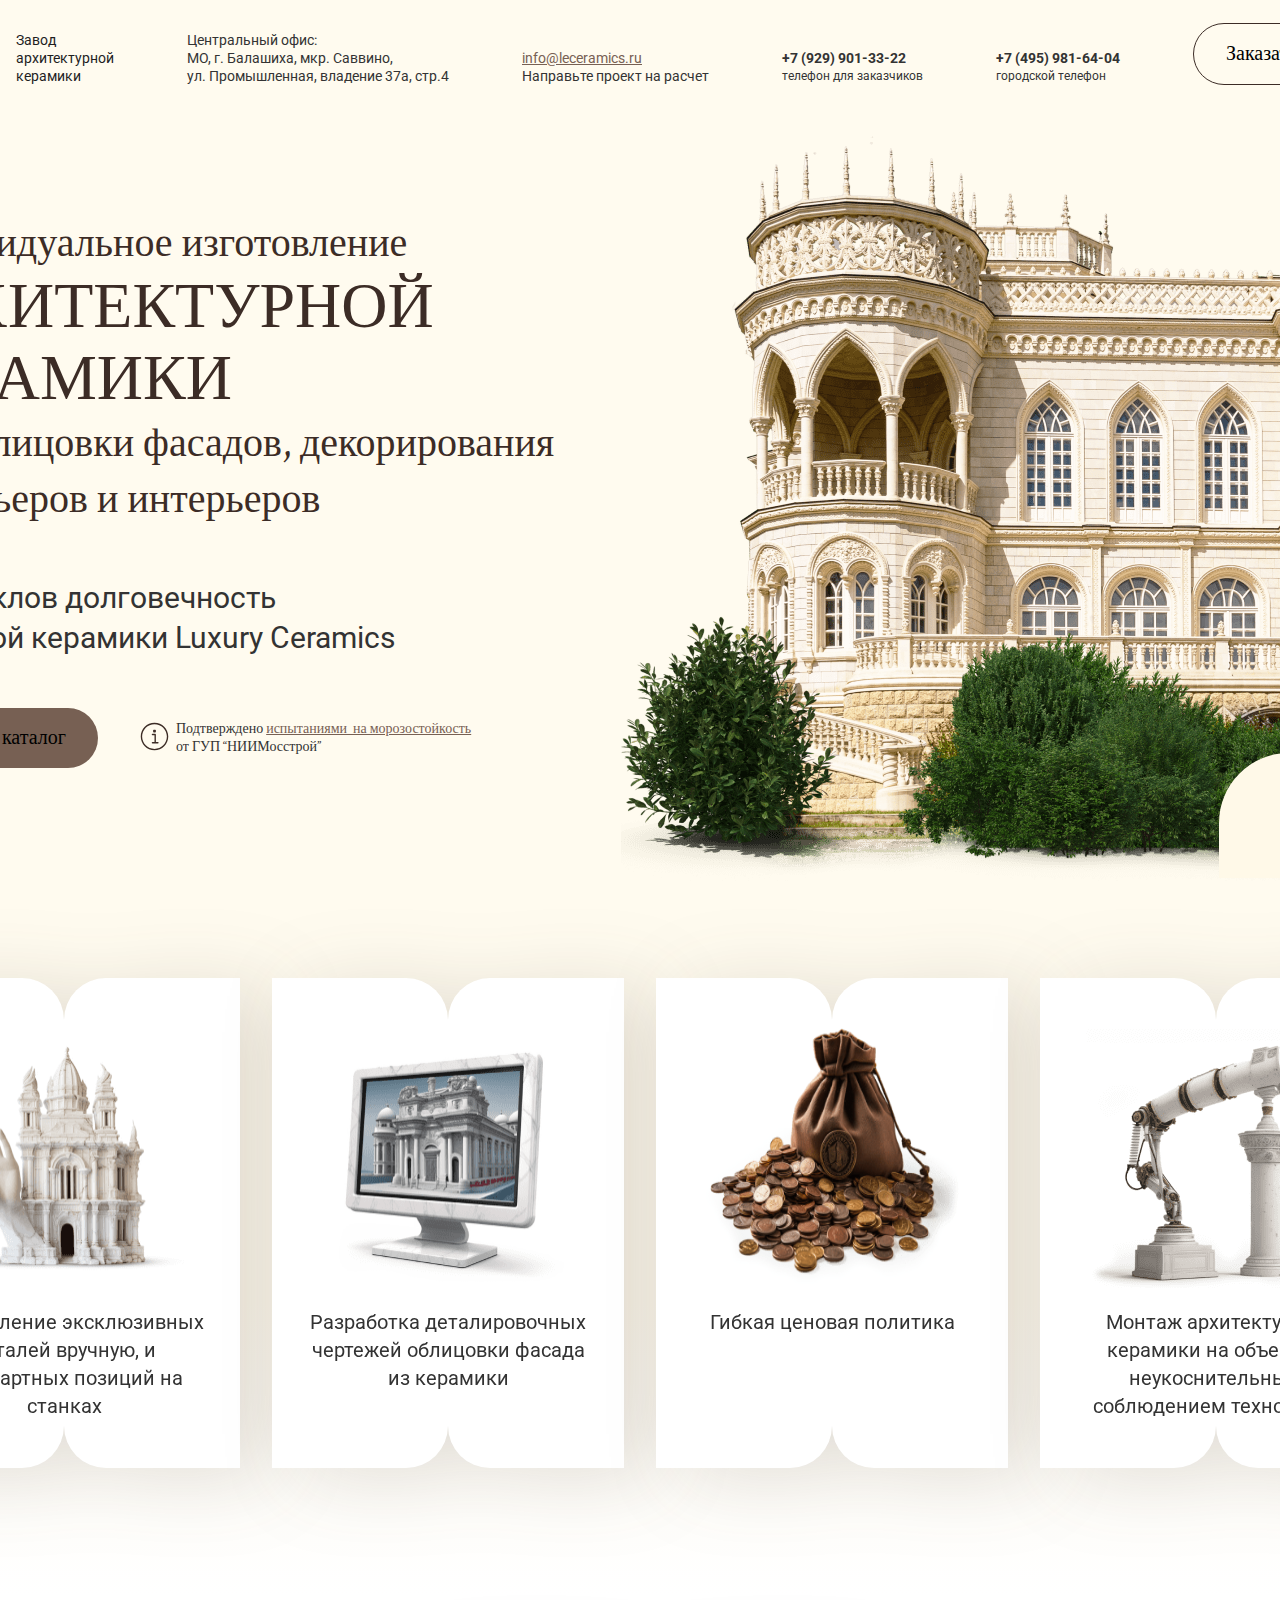
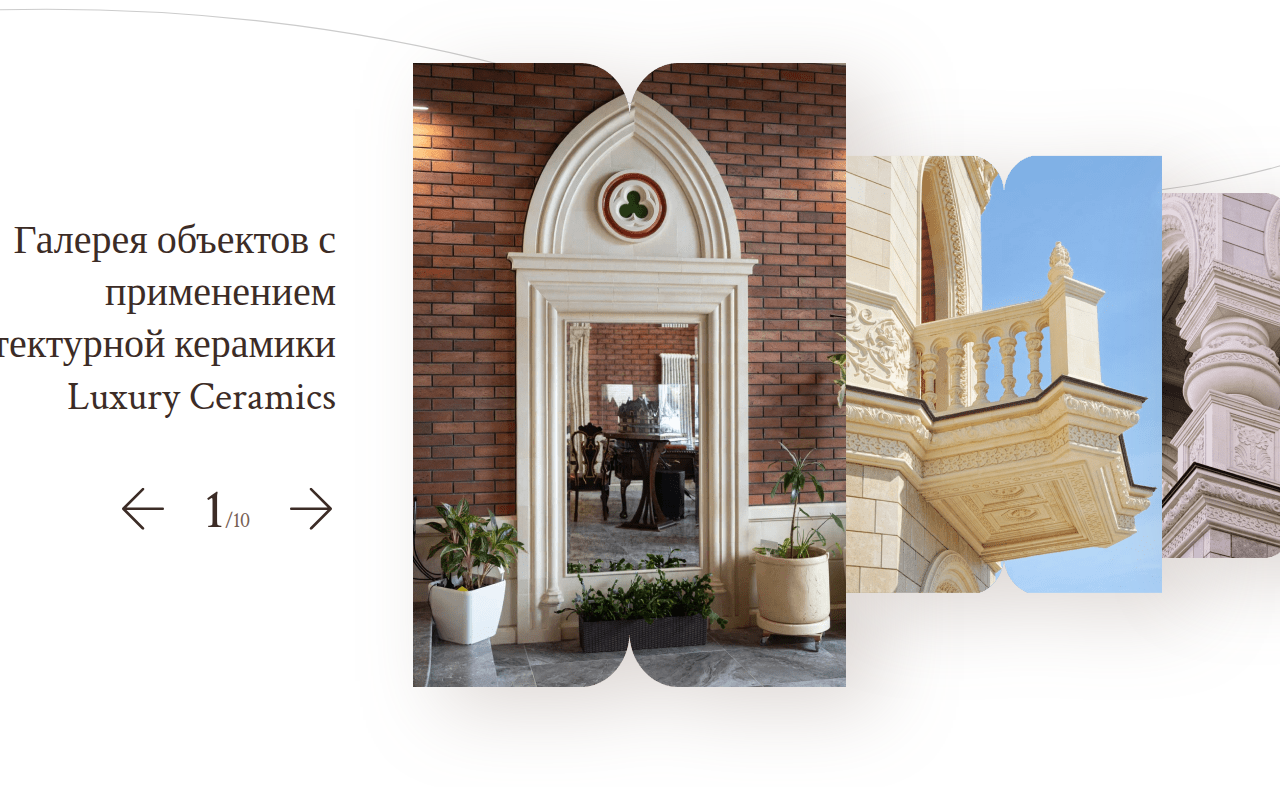
<file: index.html>
<!DOCTYPE html>
<html lang="ru">

<head>
    <meta charset="UTF-8">
    <title>Luxury Ceramic</title>
    <link rel="icon" href="img/logo.png">
    <link rel="stylesheet" href="main-style.css">
    <link rel="stylesheet" href="normalize.css">
    <meta name="robots" content="index, follow">
    <meta name="viewport" content="width=device-width, initial-scale=1.0">
    <meta name="description" content="Luxury Ceramics — эксклюзивная архитектурная керамика для фасадов, интерьеров и ландшафтного дизайна.">
</head>

<body>
    <!--Section "Main"-->
    <main class="main-section">
        <!--Header-->
        <header class="header">
            <img class="logo" src="img/logo.png" alt="Логотип Компании Luxury Ceramics">
            <h1 class="header-title">Завод<br>архитектурной<br>керамики</h1>
            <p class="header-address">Центральный офис:<br>МО, г. Балашиха, мкр. Саввино,<br>ул. Промышленная, владение 37а, стр.4
            </p>
            <div class="header-block">
                <a href="mailto:info@leceramics.ru" class="header-email">info@leceramics.ru</a>
                <p class="mail-text">Направьте проект на расчет</p>
            </div>
            <div class="header-block">
                <a href="tel:+79299013292" class="header-phone-1">+7 (929) 901-33-22</a>
                <p class="phone-description-1">телефон для заказчиков</p>
            </div>
            <div class="header-block">
                <a href="tel:+79299013292" class="header-phone-2">+7 (495) 981-64-04</a>
                <p class="phone-description-2">городской телефон</p>
            </div>
            <a href="#" class="header-callback-button">Заказать звонок</a>
        </header>

        <!--Section "Hero"-->
        <section class="hero-section">
            <div class="hero-text-container">
                <p class="title-hero">Индивидуальное изготовление<br><span class="big-title-hero">АРХИТЕКТУРНОЙ<br>КЕРАМИКИ<br></span>для облицовки фасадов, декорирования<br>экстерьеров и интерьеров</p>
                <p class="hero-subtitle">400* циклов долговечность<br>фасадной керамики Luxury Ceramics</p>
                <div class="hero-block">
                    <a href="#" class="view-catalog-button">Смотреть каталог</a>
                    <div class="custom-made-block-1">
                        <svg xmlns="http://www.w3.org/2000/svg" width="33" height="33" viewBox="0 0 33 33" fill="none">
                            <path d="M17.875 22H19.9375C20.3171 22 20.625 22.3079 20.625 22.6875C20.625 23.0671 20.3171 23.375 19.9375 23.375H14.4375C14.0579 23.375 13.75 23.0671 13.75 22.6875C13.75 22.3079 14.0579 22 14.4375 22H16.5V15.125H14.4375C14.0579 15.125 13.75 14.8171 13.75 14.4375C13.75 14.0579 14.0579 13.75 14.4375 13.75H17.1875C17.5671 13.75 17.875 14.0579 17.875 14.4375V22ZM16.5 30.25C8.90608 30.25 2.75 24.0939 2.75 16.5C2.75 8.90608 8.90608 2.75 16.5 2.75C24.0939 2.75 30.25 8.90608 30.25 16.5C30.25 24.0939 24.0939 30.25 16.5 30.25ZM16.5 28.875C23.3346 28.875 28.875 23.3346 28.875 16.5C28.875 9.66548 23.3346 4.125 16.5 4.125C9.66548 4.125 4.125 9.66548 4.125 16.5C4.125 23.3346 9.66548 28.875 16.5 28.875ZM15.8125 9.625H17.1875C17.5671 9.625 17.875 9.93281 17.875 10.3125V11.6875C17.875 12.0672 17.5671 12.375 17.1875 12.375H15.8125C15.4329 12.375 15.125 12.0672 15.125 11.6875V10.3125C15.125 9.93281 15.4329 9.625 15.8125 9.625Z" fill="#3C2C26"/>
                          </svg>
                        <p class="custom-made-text">Подтверждено <a href="#" class="link-text">испытаниями  на морозостойкость<br></a>от ГУП “НИИМосстрой”</p>
                    </div>
                </div>
            </div>
            <div class="hero-image-container">
                <div class="custom-made-block-2">
                    <svg xmlns="http://www.w3.org/2000/svg" width="39" height="40" viewBox="0 0 39 40" fill="none">
                        <path d="M21.125 26.5H23.5625C24.0112 26.5 24.375 26.8638 24.375 27.3125C24.375 27.7612 24.0112 28.125 23.5625 28.125H17.0625C16.6138 28.125 16.25 27.7612 16.25 27.3125C16.25 26.8638 16.6138 26.5 17.0625 26.5H19.5V18.375H17.0625C16.6138 18.375 16.25 18.0112 16.25 17.5625C16.25 17.1138 16.6138 16.75 17.0625 16.75H20.3125C20.7612 16.75 21.125 17.1138 21.125 17.5625V26.5ZM19.5 36.25C10.5254 36.25 3.25 28.9746 3.25 20C3.25 11.0254 10.5254 3.75 19.5 3.75C28.4746 3.75 35.75 11.0254 35.75 20C35.75 28.9746 28.4746 36.25 19.5 36.25ZM19.5 34.625C27.5772 34.625 34.125 28.0772 34.125 20C34.125 11.9228 27.5772 5.375 19.5 5.375C11.4228 5.375 4.875 11.9228 4.875 20C4.875 28.0772 11.4228 34.625 19.5 34.625ZM18.6875 11.875H20.3125C20.7612 11.875 21.125 12.2388 21.125 12.6875V14.3125C21.125 14.7612 20.7612 15.125 20.3125 15.125H18.6875C18.2388 15.125 17.875 14.7612 17.875 14.3125V12.6875C17.875 12.2388 18.2388 11.875 18.6875 11.875Z" fill="#3C2C26"/>
                      </svg>
                    <p class="date-info">Объект выполнен<br> в 2015 году</p>
                </div>
            </div>
        </section>

        <!--Section "About"-->
        <section class="about-section">
            <div class="card-about-1">
                <figure class="left-part"></figure>
                <figure class="right-part"></figure>

                <div class="content-card-about">
                    <img class="image-card-about" src="img/image_for-about-1.png" alt=" Ручная работа">
                    <p class="description-card-about">Изготовление эксклюзивных деталей вручную, и стандартных позиций на станках</p>
                </div>
            </div>
            <div class="card-about-2">
                <figure class="left-part"></figure>
                <figure class="right-part"></figure>

                <div class="content-card-about">
                    <img class="image-card-about" src="img/image_for-about-2.png" alt=" Ручная работа">
                    <p class="description-card-about">Разработка деталировочных чертежей облицовки фасада из керамики</p>
                </div>
            </div>
            <div class="card-about-3">
                <figure class="left-part"></figure>
                <figure class="right-part"></figure>
                <div class="content-card-about">
                    <img class="image-card-about" src="img/image_for-about-3.png" alt=" Ручная работа">
                    <p class="description-card-about">Гибкая ценовая политика</p>
                </div>
            </div>
            <div class="card-about-4">
                <figure class="left-part"></figure>
                <figure class="right-part"></figure>

                <div class="content-card-about">
                    <img class="image-card-about" src="img/image_for-about-4.png" alt=" Ручная работа">
                    <p class="description-card-about">Монтаж архитектурной керамики на объекте с неукоснительным соблюдением технологий</p>
                </div>
            </div>
        </section>
    </main>

    <!--Section "Gallery"-->
    <section class="gallery-section">
        <svg class="line" xmlns="http://www.w3.org/2000/svg" width="1920" height="310" viewBox="0 0 1920 310" fill="none">
            <path d="M1969.42 0.387675C1930.75 56.6602 1615.15 439.671 1036.04 262.14C456.936 84.6095 -63.0001 290.732 -63.0001 290.732" stroke="#CCCCCC"/>
            </svg>

        <div class="gallety-text-container">
            <p class="gallery-section-text">Галерея объектов с применением архитектурной керамики Luxury Ceramics</p>

            <div class="slider-block">
                <a href="#"><svg class="left-arrow" xmlns="http://www.w3.org/2000/svg" width="42" height="43" viewBox="0 0 42 43" fill="none">
                    <g clip-path="url(#clip0_7_64)">
                      <path d="M0.384483 22.7178L20.072 42.4053C20.319 42.6469 20.6514 42.7813 20.997 42.7794C21.3425 42.7775 21.6733 42.6393 21.9177 42.395C22.162 42.1507 22.3002 41.8198 22.3021 41.4743C22.304 41.1287 22.1696 40.7963 21.928 40.5493L4.48112 23.1023H40.6875C41.0356 23.1023 41.3694 22.964 41.6156 22.7179C41.8617 22.4717 42 22.1379 42 21.7898C42 21.4417 41.8617 21.1079 41.6156 20.8617C41.3694 20.6156 41.0356 20.4773 40.6875 20.4773H4.48112L21.928 3.03032C22.0521 2.90896 22.1509 2.76417 22.2187 2.60435C22.2865 2.44453 22.3219 2.27286 22.3229 2.09926C22.3238 1.92567 22.2904 1.75361 22.2244 1.59304C22.1584 1.43247 22.0612 1.28659 21.9385 1.16384C21.8157 1.04109 21.6698 0.94391 21.5093 0.877927C21.3487 0.811943 21.1766 0.778468 21.003 0.779439C20.8294 0.780411 20.6578 0.815809 20.498 0.883586C20.3381 0.951362 20.1934 1.05017 20.072 1.17429L0.384483 20.8618C0.138374 21.1079 0.000114441 21.4417 0.000114441 21.7898C0.000114441 22.1379 0.138374 22.4717 0.384483 22.7178Z" fill="#3C2C26"/>
                    </g>
                    <defs>
                      <clipPath id="clip0_7_64">
                        <rect width="42" height="42" fill="white" transform="matrix(-1 0 0 1 42 0.789795)"/>
                      </clipPath>
                    </defs>
                  </svg></a>
                <div class="list-number">
                    <p class="first-number">1</p>
                    <p class="other-numbers">/10</p>
                </div>
                <a href="#"><svg class="right-arrow" xmlns="http://www.w3.org/2000/svg" width="42" height="43" viewBox="0 0 42 43" fill="none">
                    <g clip-path="url(#clip0_7_62)">
                      <path d="M41.6155 22.7178L21.928 42.4053C21.681 42.6469 21.3486 42.7813 21.003 42.7794C20.6575 42.7775 20.3267 42.6393 20.0823 42.395C19.838 42.1507 19.6998 41.8198 19.6979 41.4743C19.696 41.1287 19.8304 40.7963 20.072 40.5493L37.5189 23.1023H1.3125C0.964403 23.1023 0.630564 22.964 0.384422 22.7179C0.138281 22.4717 0 22.1379 0 21.7898C0 21.4417 0.138281 21.1079 0.384422 20.8617C0.630564 20.6156 0.964403 20.4773 1.3125 20.4773H37.5189L20.072 3.03032C19.9479 2.90896 19.8491 2.76417 19.7813 2.60435C19.7135 2.44453 19.6781 2.27286 19.6771 2.09926C19.6762 1.92567 19.7096 1.75361 19.7756 1.59304C19.8416 1.43247 19.9388 1.28659 20.0615 1.16384C20.1843 1.04109 20.3302 0.94391 20.4907 0.877927C20.6513 0.811943 20.8234 0.778468 20.997 0.779439C21.1706 0.780411 21.3422 0.815809 21.502 0.883586C21.6619 0.951362 21.8066 1.05017 21.928 1.17429L41.6155 20.8618C41.8616 21.1079 41.9999 21.4417 41.9999 21.7898C41.9999 22.1379 41.8616 22.4717 41.6155 22.7178Z" fill="#3C2C26"/>
                    </g>
                    <defs>
                      <clipPath id="clip0_7_62">
                        <rect width="42" height="42" fill="white" transform="translate(0 0.789795)"/>
                      </clipPath>
                    </defs>
                  </svg></a>
            </div>
        </div>
        <div class="gallery-image-container">
            <img class="image-gallery-1" src="img/image-gallary-1.png" alt="Изображение примера работ">
            <img class="image-gallery-2" src="img/image-gallary-2.png" alt="Изображение примера работ">
            <img class="image-gallery-2" src="img/image-gallary-3.png" alt="Изображение примера работ">
        </div>
    </section>

</body>

</html>
</file>
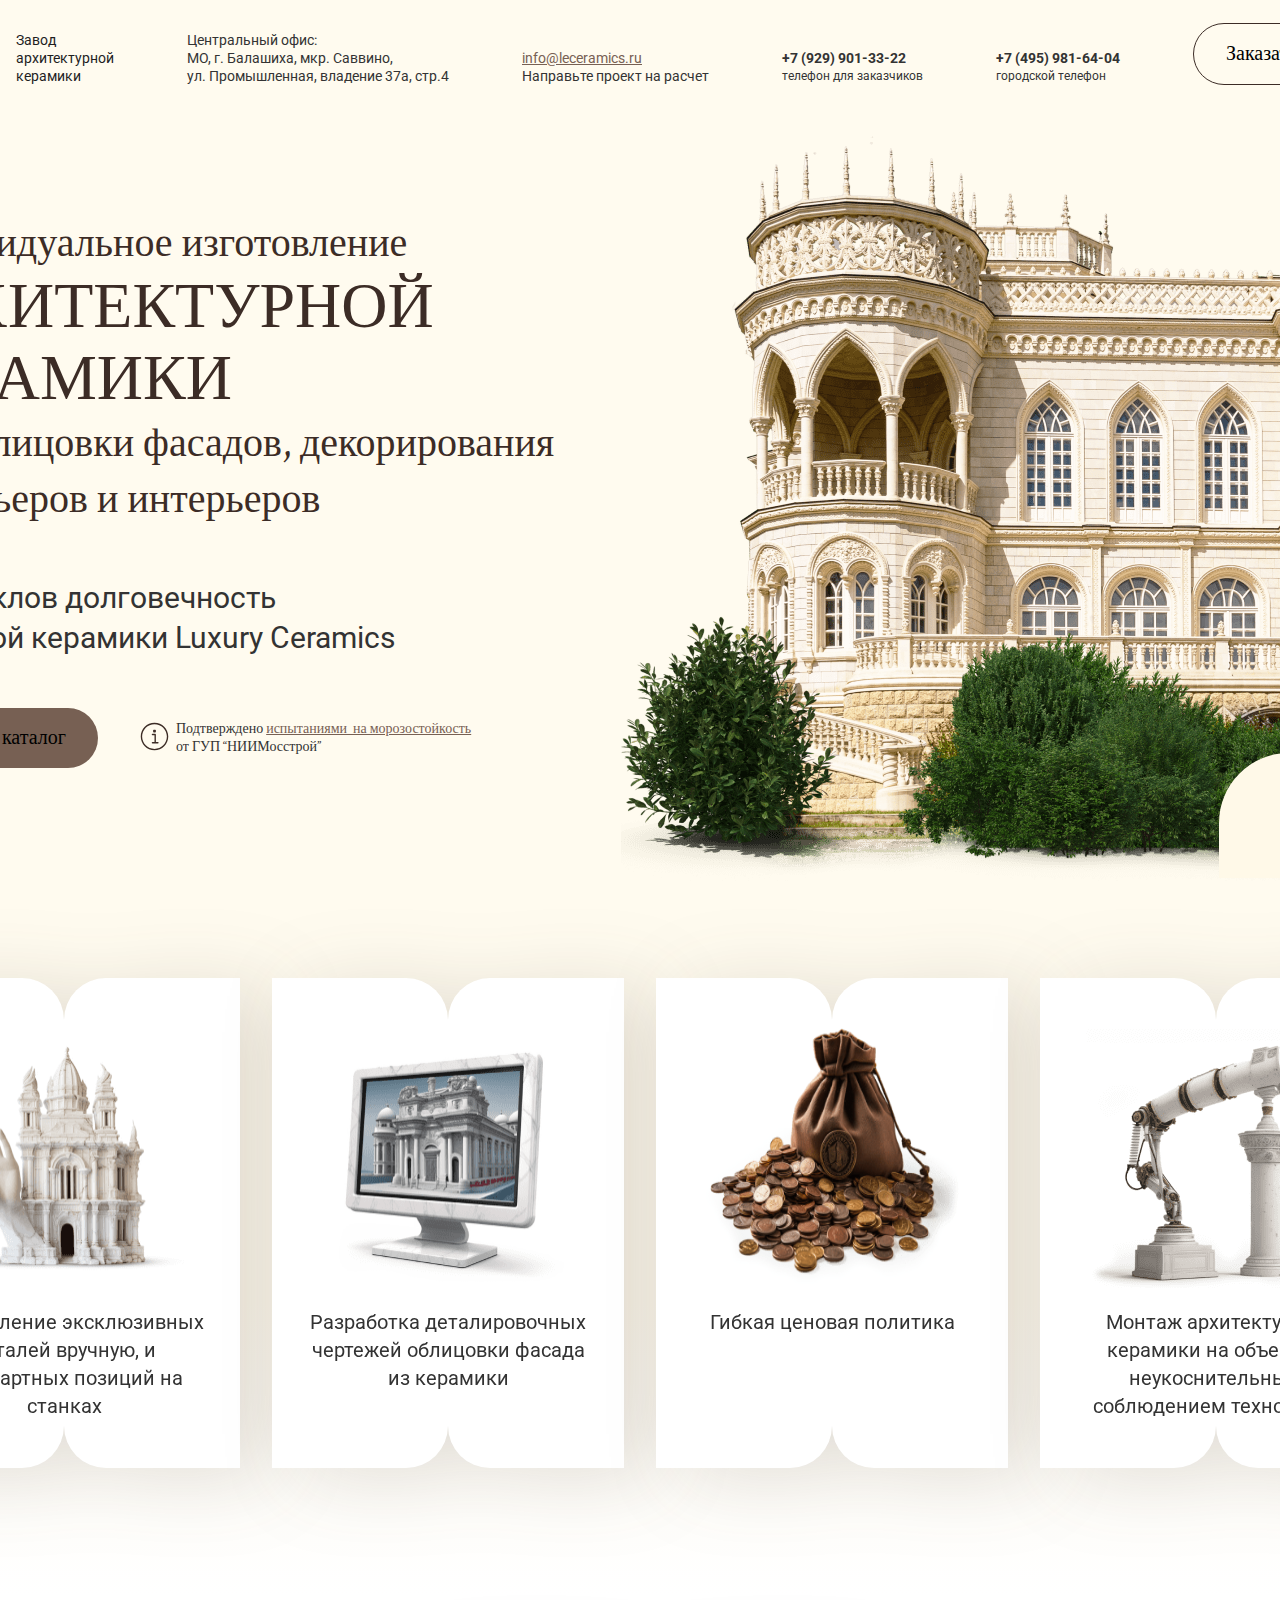
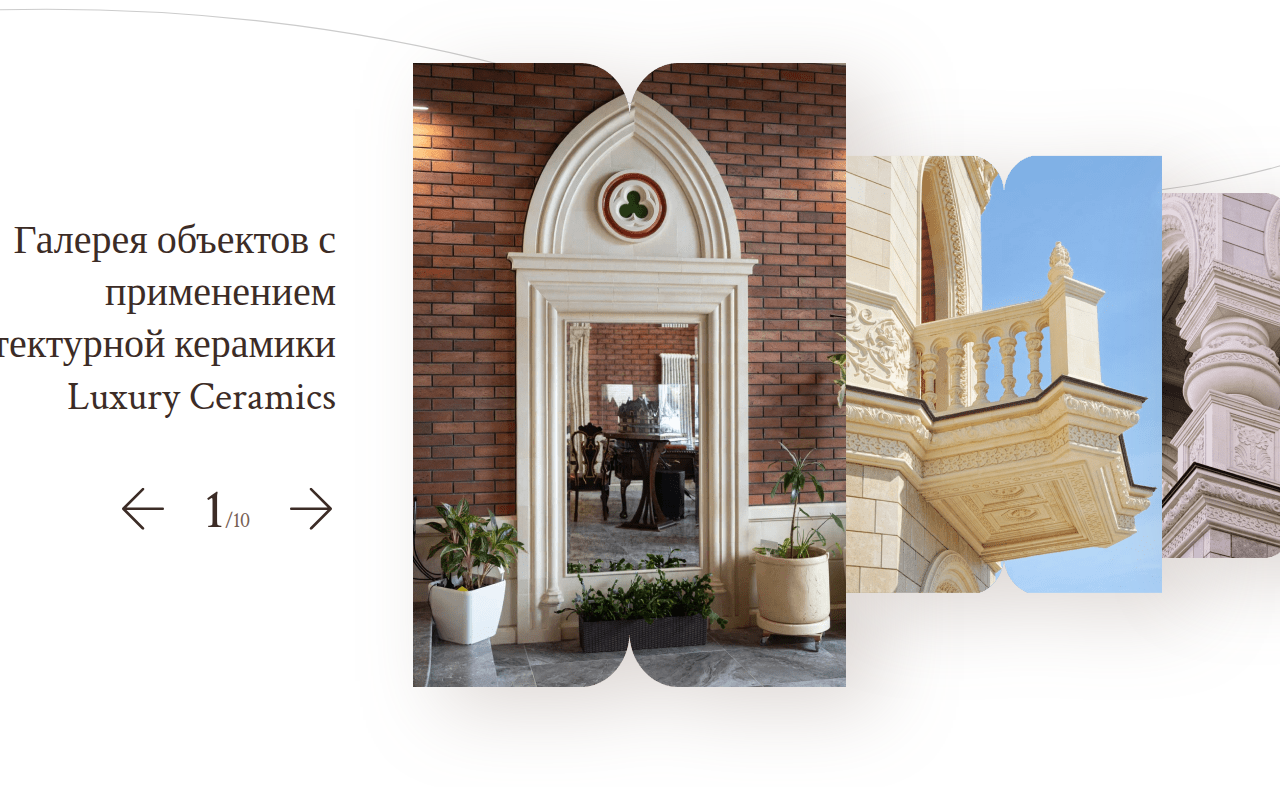
<file: main.html>
<!DOCTYPE html>
<html lang="ru">

<head>
    <meta charset="UTF-8">
    <title>Luxury Ceramic</title>
    <link rel="icon" href="img/logo.png">
    <link rel="stylesheet" href="main-style.css">
    <link rel="stylesheet" href="normalize.css">
    <meta name="robots" content="index, follow">
    <meta name="viewport" content="width=device-width, initial-scale=1.0">
    <meta name="description" content="Luxury Ceramics — эксклюзивная архитектурная керамика для фасадов, интерьеров и ландшафтного дизайна.">
</head>

<body>
    <!--Section "Main"-->
    <main class="main-section">
        <!--Header-->
        <header class="header">
            <img class="logo" src="img/logo.png" alt="Логотип Компании Luxury Ceramics">
            <h1 class="header-title">Завод<br>архитектурной<br>керамики</h1>
            <p class="header-address">Центральный офис:<br>МО, г. Балашиха, мкр. Саввино,<br>ул. Промышленная, владение 37а, стр.4
            </p>
            <div class="header-block">
                <a href="mailto:info@leceramics.ru" class="header-email">info@leceramics.ru</a>
                <p class="mail-text">Направьте проект на расчет</p>
            </div>
            <div class="header-block">
                <a href="tel:+79299013292" class="header-phone-1">+7 (929) 901-33-22</a>
                <p class="phone-description-1">телефон для заказчиков</p>
            </div>
            <div class="header-block">
                <a href="tel:+79299013292" class="header-phone-2">+7 (495) 981-64-04</a>
                <p class="phone-description-2">городской телефон</p>
            </div>
            <a href="#" class="header-callback-button">Заказать звонок</a>
        </header>

        <!--Section "Hero"-->
        <section class="hero-section">
            <div class="hero-text-container">
                <p class="title-hero">Индивидуальное изготовление<br><span class="big-title-hero">АРХИТЕКТУРНОЙ<br>КЕРАМИКИ<br></span>для облицовки фасадов, декорирования<br>экстерьеров и интерьеров</p>
                <p class="hero-subtitle">400* циклов долговечность<br>фасадной керамики Luxury Ceramics</p>
                <div class="hero-block">
                    <a href="#" class="view-catalog-button">Смотреть каталог</a>
                    <div class="custom-made-block-1">
                        <svg xmlns="http://www.w3.org/2000/svg" width="33" height="33" viewBox="0 0 33 33" fill="none">
                            <path d="M17.875 22H19.9375C20.3171 22 20.625 22.3079 20.625 22.6875C20.625 23.0671 20.3171 23.375 19.9375 23.375H14.4375C14.0579 23.375 13.75 23.0671 13.75 22.6875C13.75 22.3079 14.0579 22 14.4375 22H16.5V15.125H14.4375C14.0579 15.125 13.75 14.8171 13.75 14.4375C13.75 14.0579 14.0579 13.75 14.4375 13.75H17.1875C17.5671 13.75 17.875 14.0579 17.875 14.4375V22ZM16.5 30.25C8.90608 30.25 2.75 24.0939 2.75 16.5C2.75 8.90608 8.90608 2.75 16.5 2.75C24.0939 2.75 30.25 8.90608 30.25 16.5C30.25 24.0939 24.0939 30.25 16.5 30.25ZM16.5 28.875C23.3346 28.875 28.875 23.3346 28.875 16.5C28.875 9.66548 23.3346 4.125 16.5 4.125C9.66548 4.125 4.125 9.66548 4.125 16.5C4.125 23.3346 9.66548 28.875 16.5 28.875ZM15.8125 9.625H17.1875C17.5671 9.625 17.875 9.93281 17.875 10.3125V11.6875C17.875 12.0672 17.5671 12.375 17.1875 12.375H15.8125C15.4329 12.375 15.125 12.0672 15.125 11.6875V10.3125C15.125 9.93281 15.4329 9.625 15.8125 9.625Z" fill="#3C2C26"/>
                          </svg>
                        <p class="custom-made-text">Подтверждено <a href="#" class="link-text">испытаниями  на морозостойкость<br></a>от ГУП “НИИМосстрой”</p>
                    </div>
                </div>
            </div>
            <div class="hero-image-container">
                <div class="custom-made-block-2">
                    <svg xmlns="http://www.w3.org/2000/svg" width="39" height="40" viewBox="0 0 39 40" fill="none">
                        <path d="M21.125 26.5H23.5625C24.0112 26.5 24.375 26.8638 24.375 27.3125C24.375 27.7612 24.0112 28.125 23.5625 28.125H17.0625C16.6138 28.125 16.25 27.7612 16.25 27.3125C16.25 26.8638 16.6138 26.5 17.0625 26.5H19.5V18.375H17.0625C16.6138 18.375 16.25 18.0112 16.25 17.5625C16.25 17.1138 16.6138 16.75 17.0625 16.75H20.3125C20.7612 16.75 21.125 17.1138 21.125 17.5625V26.5ZM19.5 36.25C10.5254 36.25 3.25 28.9746 3.25 20C3.25 11.0254 10.5254 3.75 19.5 3.75C28.4746 3.75 35.75 11.0254 35.75 20C35.75 28.9746 28.4746 36.25 19.5 36.25ZM19.5 34.625C27.5772 34.625 34.125 28.0772 34.125 20C34.125 11.9228 27.5772 5.375 19.5 5.375C11.4228 5.375 4.875 11.9228 4.875 20C4.875 28.0772 11.4228 34.625 19.5 34.625ZM18.6875 11.875H20.3125C20.7612 11.875 21.125 12.2388 21.125 12.6875V14.3125C21.125 14.7612 20.7612 15.125 20.3125 15.125H18.6875C18.2388 15.125 17.875 14.7612 17.875 14.3125V12.6875C17.875 12.2388 18.2388 11.875 18.6875 11.875Z" fill="#3C2C26"/>
                      </svg>
                    <p class="date-info">Объект выполнен<br> в 2015 году</p>
                </div>
            </div>
        </section>

        <!--Section "About"-->
        <section class="about-section">
            <div class="card-about-1">
                <figure class="left-part"></figure>
                <figure class="right-part"></figure>

                <div class="content-card-about">
                    <img class="image-card-about" src="img/image_for-about-1.png" alt=" Ручная работа">
                    <p class="description-card-about">Изготовление эксклюзивных деталей вручную, и стандартных позиций на станках</p>
                </div>
            </div>
            <div class="card-about-2">
                <figure class="left-part"></figure>
                <figure class="right-part"></figure>

                <div class="content-card-about">
                    <img class="image-card-about" src="img/image_for-about-2.png" alt=" Ручная работа">
                    <p class="description-card-about">Разработка деталировочных чертежей облицовки фасада из керамики</p>
                </div>
            </div>
            <div class="card-about-3">
                <figure class="left-part"></figure>
                <figure class="right-part"></figure>
                <div class="content-card-about">
                    <img class="image-card-about" src="img/image_for-about-3.png" alt=" Ручная работа">
                    <p class="description-card-about">Гибкая ценовая политика</p>
                </div>
            </div>
            <div class="card-about-4">
                <figure class="left-part"></figure>
                <figure class="right-part"></figure>

                <div class="content-card-about">
                    <img class="image-card-about" src="img/image_for-about-4.png" alt=" Ручная работа">
                    <p class="description-card-about">Монтаж архитектурной керамики на объекте с неукоснительным соблюдением технологий</p>
                </div>
            </div>
        </section>
    </main>

    <!--Section "Gallery"-->
    <section class="gallery-section">
        <svg class="line" xmlns="http://www.w3.org/2000/svg" width="1920" height="310" viewBox="0 0 1920 310" fill="none">
            <path d="M1969.42 0.387675C1930.75 56.6602 1615.15 439.671 1036.04 262.14C456.936 84.6095 -63.0001 290.732 -63.0001 290.732" stroke="#CCCCCC"/>
            </svg>

        <div class="gallety-text-container">
            <p class="gallery-section-text">Галерея объектов с применением архитектурной керамики Luxury Ceramics</p>

            <div class="slider-block">
                <a href="#"><svg class="left-arrow" xmlns="http://www.w3.org/2000/svg" width="42" height="43" viewBox="0 0 42 43" fill="none">
                    <g clip-path="url(#clip0_7_64)">
                      <path d="M0.384483 22.7178L20.072 42.4053C20.319 42.6469 20.6514 42.7813 20.997 42.7794C21.3425 42.7775 21.6733 42.6393 21.9177 42.395C22.162 42.1507 22.3002 41.8198 22.3021 41.4743C22.304 41.1287 22.1696 40.7963 21.928 40.5493L4.48112 23.1023H40.6875C41.0356 23.1023 41.3694 22.964 41.6156 22.7179C41.8617 22.4717 42 22.1379 42 21.7898C42 21.4417 41.8617 21.1079 41.6156 20.8617C41.3694 20.6156 41.0356 20.4773 40.6875 20.4773H4.48112L21.928 3.03032C22.0521 2.90896 22.1509 2.76417 22.2187 2.60435C22.2865 2.44453 22.3219 2.27286 22.3229 2.09926C22.3238 1.92567 22.2904 1.75361 22.2244 1.59304C22.1584 1.43247 22.0612 1.28659 21.9385 1.16384C21.8157 1.04109 21.6698 0.94391 21.5093 0.877927C21.3487 0.811943 21.1766 0.778468 21.003 0.779439C20.8294 0.780411 20.6578 0.815809 20.498 0.883586C20.3381 0.951362 20.1934 1.05017 20.072 1.17429L0.384483 20.8618C0.138374 21.1079 0.000114441 21.4417 0.000114441 21.7898C0.000114441 22.1379 0.138374 22.4717 0.384483 22.7178Z" fill="#3C2C26"/>
                    </g>
                    <defs>
                      <clipPath id="clip0_7_64">
                        <rect width="42" height="42" fill="white" transform="matrix(-1 0 0 1 42 0.789795)"/>
                      </clipPath>
                    </defs>
                  </svg></a>
                <div class="list-number">
                    <p class="first-number">1</p>
                    <p class="other-numbers">/10</p>
                </div>
                <a href="#"><svg class="right-arrow" xmlns="http://www.w3.org/2000/svg" width="42" height="43" viewBox="0 0 42 43" fill="none">
                    <g clip-path="url(#clip0_7_62)">
                      <path d="M41.6155 22.7178L21.928 42.4053C21.681 42.6469 21.3486 42.7813 21.003 42.7794C20.6575 42.7775 20.3267 42.6393 20.0823 42.395C19.838 42.1507 19.6998 41.8198 19.6979 41.4743C19.696 41.1287 19.8304 40.7963 20.072 40.5493L37.5189 23.1023H1.3125C0.964403 23.1023 0.630564 22.964 0.384422 22.7179C0.138281 22.4717 0 22.1379 0 21.7898C0 21.4417 0.138281 21.1079 0.384422 20.8617C0.630564 20.6156 0.964403 20.4773 1.3125 20.4773H37.5189L20.072 3.03032C19.9479 2.90896 19.8491 2.76417 19.7813 2.60435C19.7135 2.44453 19.6781 2.27286 19.6771 2.09926C19.6762 1.92567 19.7096 1.75361 19.7756 1.59304C19.8416 1.43247 19.9388 1.28659 20.0615 1.16384C20.1843 1.04109 20.3302 0.94391 20.4907 0.877927C20.6513 0.811943 20.8234 0.778468 20.997 0.779439C21.1706 0.780411 21.3422 0.815809 21.502 0.883586C21.6619 0.951362 21.8066 1.05017 21.928 1.17429L41.6155 20.8618C41.8616 21.1079 41.9999 21.4417 41.9999 21.7898C41.9999 22.1379 41.8616 22.4717 41.6155 22.7178Z" fill="#3C2C26"/>
                    </g>
                    <defs>
                      <clipPath id="clip0_7_62">
                        <rect width="42" height="42" fill="white" transform="translate(0 0.789795)"/>
                      </clipPath>
                    </defs>
                  </svg></a>
            </div>
        </div>
        <div class="gallery-image-container">
            <img class="image-gallery-1" src="img/image-gallary-1.png" alt="Изображение примера работ">
            <img class="image-gallery-2" src="img/image-gallary-2.png" alt="Изображение примера работ">
            <img class="image-gallery-2" src="img/image-gallary-3.png" alt="Изображение примера работ">
        </div>
    </section>

</body>

</html>
</file>
<file: main-style.css>
@import url('https://fonts.googleapis.com/css2?family=Crimson+Text&family=Roboto:wght@400;700&display=swap');

* {
    margin: 0;
    padding: 0;
}

html {
    scroll-behavior: smooth;
}

a {
    color: #fff;
    text-decoration: none;
}

body {
    width: 100%;
    height: auto;

    overflow-x: hidden;

    font-family: 'Roboto', 'Crimson Text', serif;
    background-color: #fff;

    display: flex;
    flex-direction: column;
    align-items: center;
}

/*Section "Main"*/
.main-section {
    width: 100%;
    height: 1596px;

    display: flex;
    flex-direction: column;
    justify-content: flex-start;
    align-items: center;

    background-image: url('img/main_screen-BG.png');
    background-size: cover;
    background-repeat: no-repeat;

    background: linear-gradient(180deg, #FFFBEF 0%, #FFFBEF 81.56%, rgba(255, 255, 255, 0.00) 100%);
}

/*Header*/
.header {
    width: 1504px;
    height: 61px;

    margin-top: 24px;
    display: flex;
    flex-direction: row;
    justify-content: space-between;
    align-items: flex-end;
}

.header-title {
    font-size: 14px;
    font-weight: 400;
    line-height: 18px;
    color: #1E1E1F;
    font-family: 'Roboto', sans-serif;
}

.header-address, .mail-text {
    font-size: 14px;
    font-weight: 400;
    line-height: 18px;
    color: #333;
    font-family: 'Roboto', sans-serif;
}

.header-block {
    display: flex;
    flex-direction: column;
}

.header-email {
    font-size: 14px;
    font-weight: 400;
    line-height: 18px;
    color: #776053;
    text-decoration: underline;
    font-family: 'Roboto', sans-serif;
}

.header-email:hover {
    color: #000;
}

.header-phone-1, .header-phone-2 {
    font-size: 14px;
    font-weight: 700;
    line-height: 18px;
    color: #333;
    font-family: 'Roboto', sans-serif;
}

.header-phone-1:hover, .header-phone-2:hover {
    color: #000;
}

.phone-description-1, .phone-description-2 {
    font-size: 12px;
    font-weight: 400;
    line-height: 18px;
    color: #333;
    font-family: 'Roboto', sans-serif;
}

.header-callback-button {
    display: inline-block;
    padding: 18px 32px;

    border-radius: 50px;
    border: 1px solid #3C2C26;

    text-align: center;
    font-size: 20px;
    font-weight: 400;
    line-height: 24px;
    letter-spacing: normal;
    color: #000;
    font-family: 'Crimson Text', serif;
}

.header-callback-button:hover {
    background-color: #33333363;
}

/*Section "Hero"*/
.hero-section {
    width: 1771px;
    height: auto;
    margin-left: 260px;
    margin-top: 51px;

    display: flex;
    flex-direction: row;
    justify-content: space-between;
    align-items: flex-start;
}

.hero-text-container {
    display: flex;
    flex-direction: column;
    margin-top: 80px;
    gap: 50px;
    animation: slideInFromLeft 1.3s ease-out forwards;
}

@keyframes slideInFromLeft {
    from {
      transform: translateX(-100%);
      opacity: 0;
    }
    to {
      transform: translateX(0);
      opacity: 1;
    }
  }

.title-hero {
    font-size: 40px;
    font-weight: 400;
    line-height: 56px;
    color: #3C2C26;

    font-family: 'Crimson Text', serif;
}

.big-title-hero {
    font-size: 64px;
    font-weight: 400;
    line-height: 72px;
    color: #3C2C26;

    font-family: 'Crimson Text', serif;
}

.hero-subtitle {
    font-size: 30px;
    font-weight: 400;
    line-height: 40px;
    color: #333;

    font-family: 'Roboto', sans-serif;
}

.hero-block {
    width: auto;
    height: auto;

    display: flex;
    flex-direction: row;
    justify-content: flex-start;
    align-items: center;
    gap: 40px;
}

.view-catalog-button {
    display: inline-block;
    padding: 18px 32px;

    background-color: #776053;
    border-radius: 50px;

    text-align: center;
    font-size: 20px;
    font-weight: 400;
    line-height: 24px;
    letter-spacing: normal;
    color: #000;
    font-family: 'Crimson Text', serif;
}

.view-catalog-button:hover {
    background-color: #917464;
}

.custom-made-block-1 {
    display: flex;
    flex-direction: row;
    justify-content: center;
    gap: 5px;
}

.info_icon {
    width: 33px;
    height: 33px;
}

.custom-made-text, .link-text {
    font-size: 14px;
    font-weight: 400;
    line-height: 18px;
    color: #333;

    font-family: 'Crimson Text', serif;
}

.link-text {
    color: #776053;
    text-decoration: underline;
}

.hero-image-container {
    position: relative;
    width: 1035px;
    height: 762px;

    background-image: url('./img/hero-home.png');
    background-repeat: no-repeat;
    background-size: cover;
    animation: slideInFromRight 1.3s ease-out forwards;
}

@keyframes slideInFromRight {
    from {
      transform: translateX(100%);
      opacity: 0;
    }
    to {
      transform: translateX(0);
      opacity: 1;
    }
  }

.custom-made-block-2 {
    position: relative;
    top: 617px;
    left: 598px;
    width: 442px;
    height: 125px;

    display: flex;
    flex-direction: row;
    justify-content: center;
    align-items: center;
    gap: 10px;

    border-radius: 70px 0px 0px 0px;
    background-color: #FFF9E8;
}

.date-info {
    font-size: 20px;
    font-weight: 400;
    line-height: 24px;
    color: #000;

    font-family: 'Crimson Text', serif;
}

/*Section "About"*/
.about-section {
    position: relative;
    width: 1504px;
    height: 490px;
    margin-top: 80px;

    display: flex;
    flex-direction: row;
    justify-content: space-between;
    align-items: center;
}

.card-about-1, .card-about-2, .card-about-3, .card-about-4 {
    position: relative;
    top: 0px;
    left: 0px;
    width: 352px;
    height: 490px;

    display: flex;
    flex-direction: row;
    filter: drop-shadow(30px 10px 40px rgba(60, 44, 38, 0.15));

    transition: 0.5s;
}

.card-about-1:hover, .card-about-2:hover, .card-about-3:hover, .card-about-4:hover {
    margin-top: -50px;
}

.left-part {
    position: relative;
    top: 0px;
    left: 0px;
    width: 50%;
    height: 100%;

    border-radius: 0px 42px 42px 0px;
    background-color: #fff;
}

.right-part {
    position: relative;
    top: 0px;
    left: 0px;
    width: 50%;
    height: 100%;

    border-radius: 42px 0px 0px 42px;
    background-color: #fff;
}

.content-card-about {
    position: absolute;
    top: 0px;
    left: 0px;
    width: 100%;
    height: 100%;
    text-align: center;
    margin-top: 50px;

    display: flex;
    flex-direction: column;
    justify-content: flex-start;
    align-items: center;
    gap: 20px;
}

.image-card-about {
    width: 260px;
    height: 260px;
}

.description-card-about {
    width: 289px;
    height: 103px;
    font-size: 20px;
    font-weight: 400;
    line-height: 28px;
    color: #333
}

/*Section "Gallery"*/
.gallery-section {
    position: relative;
    width: 1656px;
    height: 624px;

    margin-top: 67px;
    margin-bottom: 100px;

    display: flex;
    flex-direction: row;
    justify-content: center;
    align-items: center;
    gap: 77px;
}

.line {
    position: absolute;
    top: -350px;
    left: -192px;
    width: 1996.084px;
    height: 589.891px;
    transform: rotate(4deg);
    stroke-width: 1px;
    stroke: #CCC;
}

.gallety-text-container {
    width: 480px;
    height: 321px;

    display: flex;
    flex-direction: column;
    justify-content: space-between;
    align-items: flex-end;
}

.gallery-section-text {
    font-size: 40px;
    font-weight: 400;
    line-height: 52px;
    color: #3C2C26;
    text-align: right;
    font-family: 'Crimson Text', serif;
}

.slider-block {
    width: 219px;
    height: 50px;

    display: flex;
    flex-direction: row;
    justify-content: center;
    align-items: center;
    gap: 40px;
}

.left-arrow:active, .right-arrow:active {
    transform: scale(0.95);
}

.list-number {
    display: flex;
    flex-direction: row;
    align-items: baseline;
}

.first-number {
    font-size: 56px;
    color: #3C2C26;
    font-weight: 400;
    line-height: 50px;
    font-family: 'Crimson Text', serif;
}

.other-numbers {
    font-size: 20px;
    color: #776053;
    font-weight: 400;
    line-height: 18px;
    font-family: 'Crimson Text', serif;
}

.gallery-image-container {
    display: flex;
    flex-direction: row;
    align-items: center;
}

.image-gallery-1, .image-gallery-2, .image-gallery-3 {
    filter: drop-shadow(30px 20px 40px rgba(119, 96, 83, 0.25));
}
</file>
